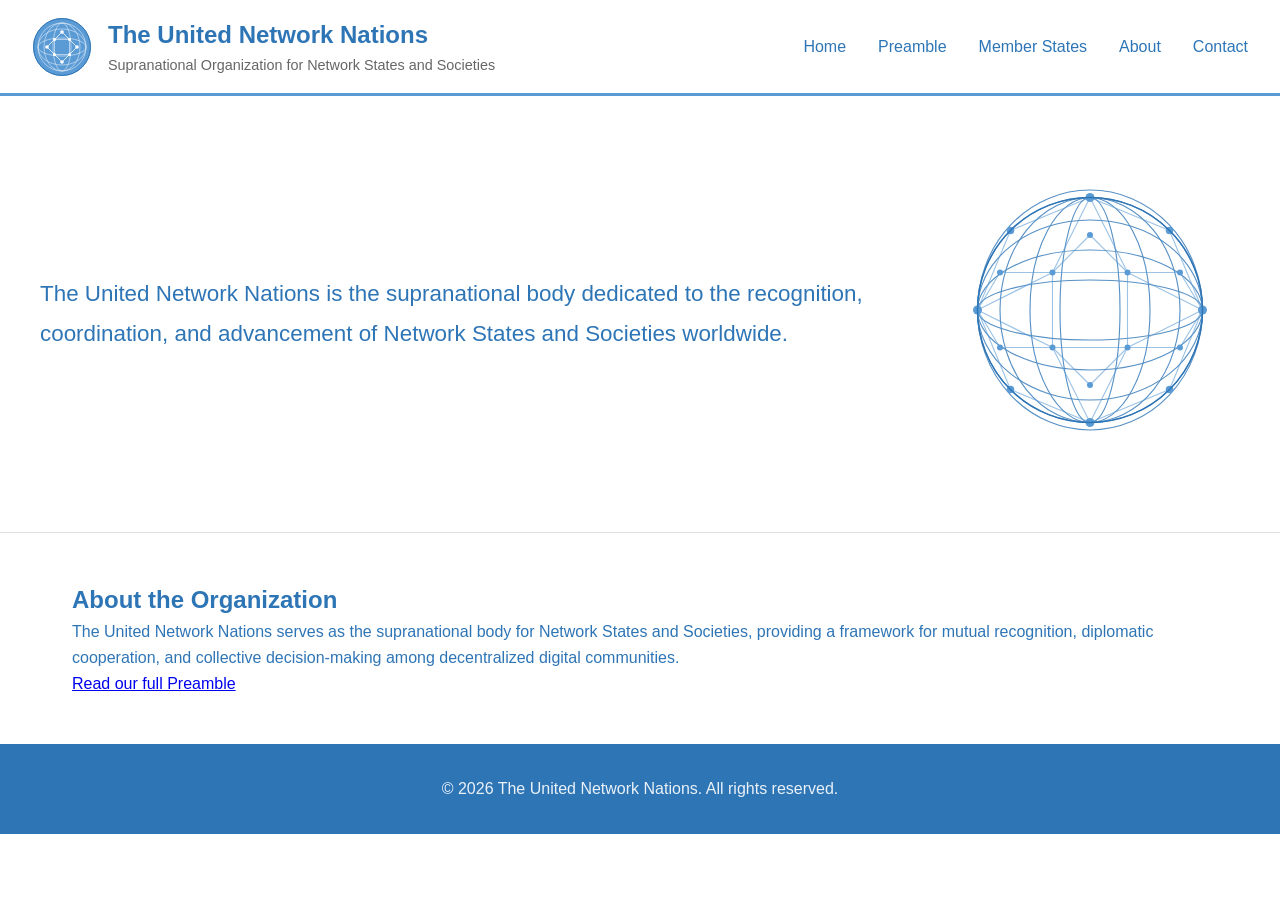
<file: index.html>
<!DOCTYPE html>
<html lang="en">
<head>
    <meta charset="UTF-8">
    <meta name="viewport" content="width=device-width, initial-scale=1.0">
    <title>The United Network Nations</title>
    <link rel="stylesheet" href="styles.css">
</head>
<body>
    <header>
        <div class="logo-container">
            <img src="logo.svg" alt="United Network Nations Logo" class="logo">
            <div class="header-title">
                <h1>The United Network Nations</h1>
                <p>Supranational Organization for Network States and Societies</p>
            </div>
        </div>
        <nav>
            <ul>
                <li><a href="index.html">Home</a></li>
                <li><a href="preamble.html">Preamble</a></li>
                <li><a href="members.html">Member States</a></li>
                <li><a href="#about">About</a></li>
                <li><a href="contact.html">Contact</a></li>
            </ul>
        </nav>
    </header>

    <section class="hero">
        <div class="hero-content">
            <div class="statement">
                <p>The United Network Nations is the supranational body dedicated to the recognition, coordination, and advancement of Network States and Societies worldwide.</p>
            </div>
            <div class="earth-image">
                <img src="wireframe-earth.svg" alt="Wireframe Earth with network connections">
            </div>
        </div>
    </section>

    <main>
        <section id="about">
            <h2>About the Organization</h2>
            <p>The United Network Nations serves as the supranational body for Network States and Societies, providing a framework for mutual recognition, diplomatic cooperation, and collective decision-making among decentralized digital communities.</p>
            <p><a href="preamble.html">Read our full Preamble</a></p>
        </section>
    </main>

    <footer>
        <p>&copy; 2026 The United Network Nations. All rights reserved.</p>
    </footer>
</body>
</html>
</file>
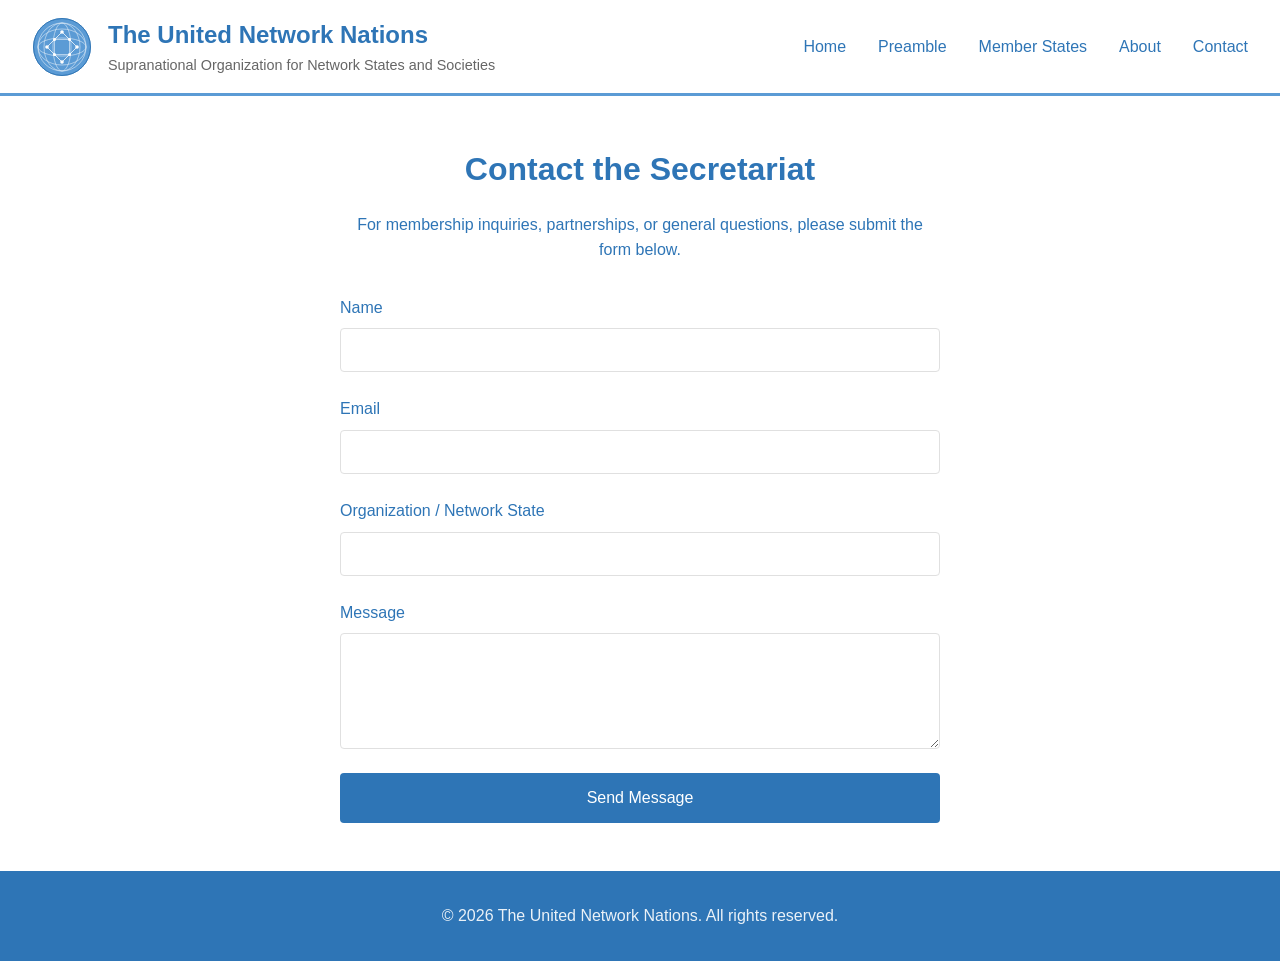
<file: contact.html>
<!DOCTYPE html>
<html lang="en">
<head>
    <meta charset="UTF-8">
    <meta name="viewport" content="width=device-width, initial-scale=1.0">
    <title>Contact - The United Network Nations</title>
    <link rel="stylesheet" href="styles.css">
</head>
<body>
    <header>
        <div class="logo-container">
            <img src="logo.svg" alt="United Network Nations Logo" class="logo">
            <div class="header-title">
                <h1>The United Network Nations</h1>
                <p>Supranational Organization for Network States and Societies</p>
            </div>
        </div>
        <nav>
            <ul>
                <li><a href="index.html">Home</a></li>
                <li><a href="preamble.html">Preamble</a></li>
                <li><a href="members.html">Member States</a></li>
                <li><a href="#about">About</a></li>
                <li><a href="contact.html">Contact</a></li>
            </ul>
        </nav>
    </header>

    <main>
        <section class="contact-section">
            <h2>Contact the Secretariat</h2>
            <p>For membership inquiries, partnerships, or general questions, please submit the form below.</p>

            <form action="https://api.web3forms.com/submit" method="POST" class="contact-form">
                <input type="hidden" name="access_key" value="150d02af-f5a9-4e2b-8532-45fac643219e">
                <input type="hidden" name="subject" value="New Submission from UNN Website">
                <input type="hidden" name="from_name" value="UNN Contact Form">
                <input type="hidden" name="redirect" value="https://timeantitimeantitime.github.io/UNN/contact?success=true">
                <input type="checkbox" name="botcheck" style="display: none;">

                <div class="form-group">
                    <label for="name">Name</label>
                    <input type="text" id="name" name="name" required>
                </div>

                <div class="form-group">
                    <label for="email">Email</label>
                    <input type="email" id="email" name="email" required>
                </div>

                <div class="form-group">
                    <label for="organization">Organization / Network State</label>
                    <input type="text" id="organization" name="organization">
                </div>

                <div class="form-group">
                    <label for="message">Message</label>
                    <textarea id="message" name="message" rows="5" required></textarea>
                </div>

                <button type="submit">Send Message</button>
            </form>

            <div id="success-message" style="display: none;">
                <p>Thank you for your message. We will respond shortly.</p>
            </div>
        </section>
    </main>

    <footer>
        <p>&copy; 2026 The United Network Nations. All rights reserved.</p>
    </footer>

    <script>
        if (window.location.search.includes('success=true')) {
            document.querySelector('.contact-form').style.display = 'none';
            document.getElementById('success-message').style.display = 'block';
        }
    </script>
</body>
</html>
</file>
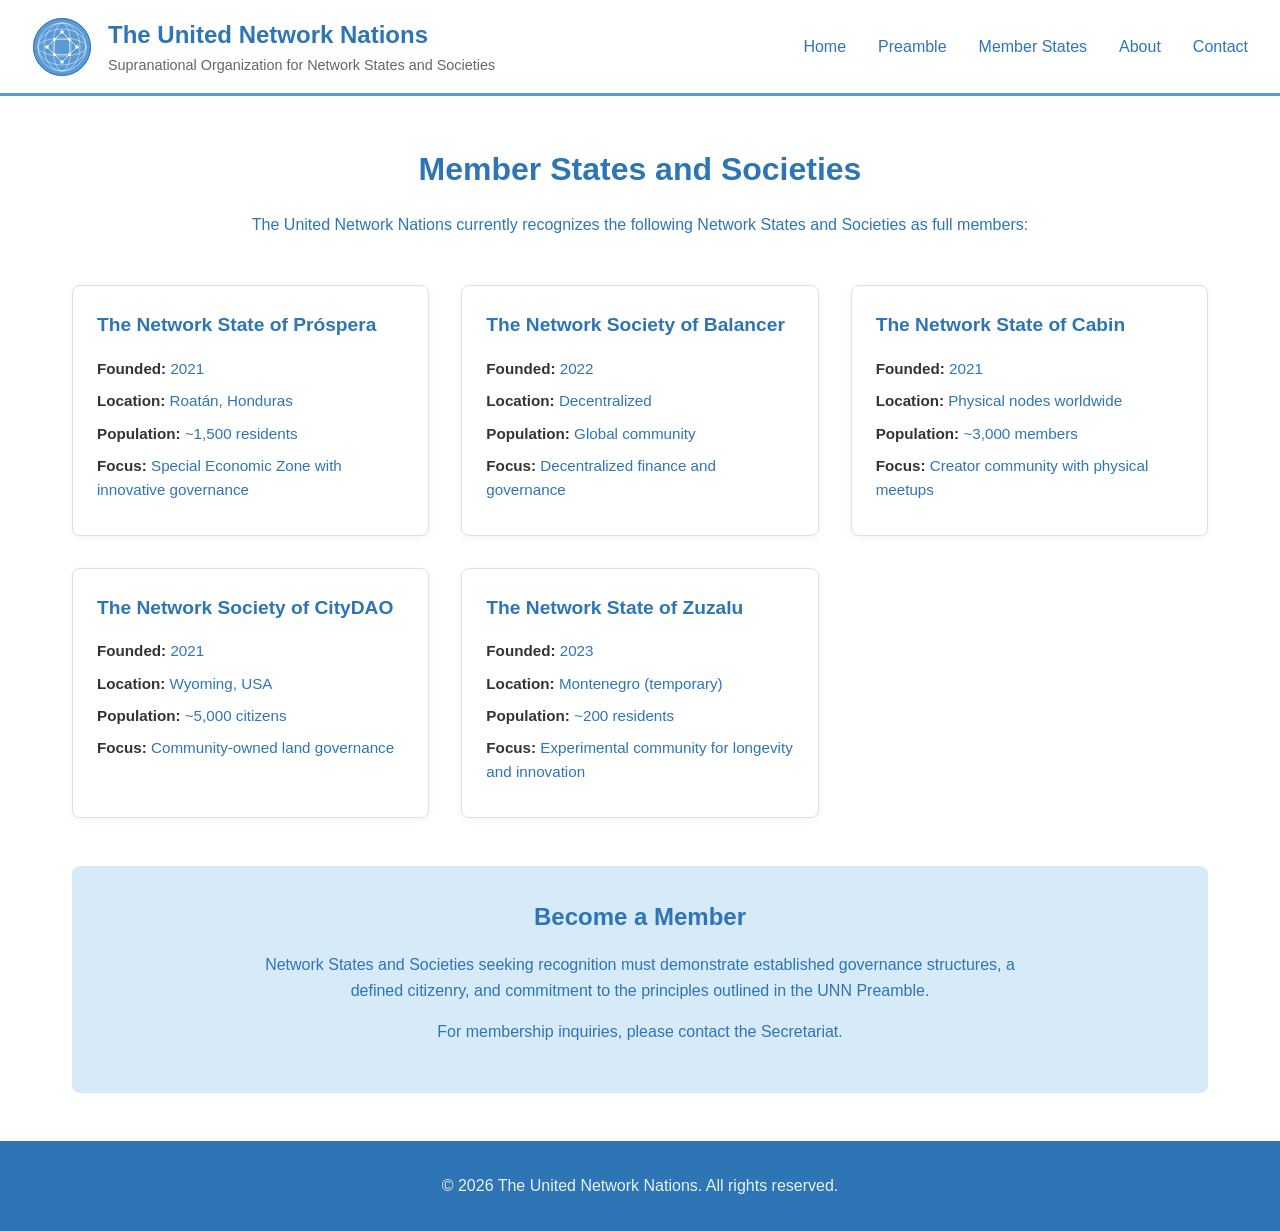
<file: members.html>
<!DOCTYPE html>
<html lang="en">
<head>
    <meta charset="UTF-8">
    <meta name="viewport" content="width=device-width, initial-scale=1.0">
    <title>Member States - The United Network Nations</title>
    <link rel="stylesheet" href="styles.css">
</head>
<body>
    <header>
        <div class="logo-container">
            <img src="logo.svg" alt="United Network Nations Logo" class="logo">
            <div class="header-title">
                <h1>The United Network Nations</h1>
                <p>Supranational Organization for Network States and Societies</p>
            </div>
        </div>
        <nav>
            <ul>
                <li><a href="index.html">Home</a></li>
                <li><a href="preamble.html">Preamble</a></li>
                <li><a href="members.html">Member States</a></li>
                <li><a href="#about">About</a></li>
                <li><a href="#contact">Contact</a></li>
            </ul>
        </nav>
    </header>

    <main>
        <section class="members-header">
            <h2>Member States and Societies</h2>
            <p>The United Network Nations currently recognizes the following Network States and Societies as full members:</p>
        </section>

        <section class="members-directory">
            <div class="member-card">
                <h3>The Network State of Próspera</h3>
                <p><strong>Founded:</strong> 2021</p>
                <p><strong>Location:</strong> Roatán, Honduras</p>
                <p><strong>Population:</strong> ~1,500 residents</p>
                <p><strong>Focus:</strong> Special Economic Zone with innovative governance</p>
            </div>

            <div class="member-card">
                <h3>The Network Society of Balancer</h3>
                <p><strong>Founded:</strong> 2022</p>
                <p><strong>Location:</strong> Decentralized</p>
                <p><strong>Population:</strong> Global community</p>
                <p><strong>Focus:</strong> Decentralized finance and governance</p>
            </div>

            <div class="member-card">
                <h3>The Network State of Cabin</h3>
                <p><strong>Founded:</strong> 2021</p>
                <p><strong>Location:</strong> Physical nodes worldwide</p>
                <p><strong>Population:</strong> ~3,000 members</p>
                <p><strong>Focus:</strong> Creator community with physical meetups</p>
            </div>

            <div class="member-card">
                <h3>The Network Society of CityDAO</h3>
                <p><strong>Founded:</strong> 2021</p>
                <p><strong>Location:</strong> Wyoming, USA</p>
                <p><strong>Population:</strong> ~5,000 citizens</p>
                <p><strong>Focus:</strong> Community-owned land governance</p>
            </div>

            <div class="member-card">
                <h3>The Network State of Zuzalu</h3>
                <p><strong>Founded:</strong> 2023</p>
                <p><strong>Location:</strong> Montenegro (temporary)</p>
                <p><strong>Population:</strong> ~200 residents</p>
                <p><strong>Focus:</strong> Experimental community for longevity and innovation</p>
            </div>
        </section>

        <section class="membership-info">
            <h3>Become a Member</h3>
            <p>Network States and Societies seeking recognition must demonstrate established governance structures, a defined citizenry, and commitment to the principles outlined in the UNN Preamble.</p>
            <p>For membership inquiries, please contact the Secretariat.</p>
        </section>
    </main>

    <footer>
        <p>&copy; 2026 The United Network Nations. All rights reserved.</p>
    </footer>
</body>
</html>
</file>
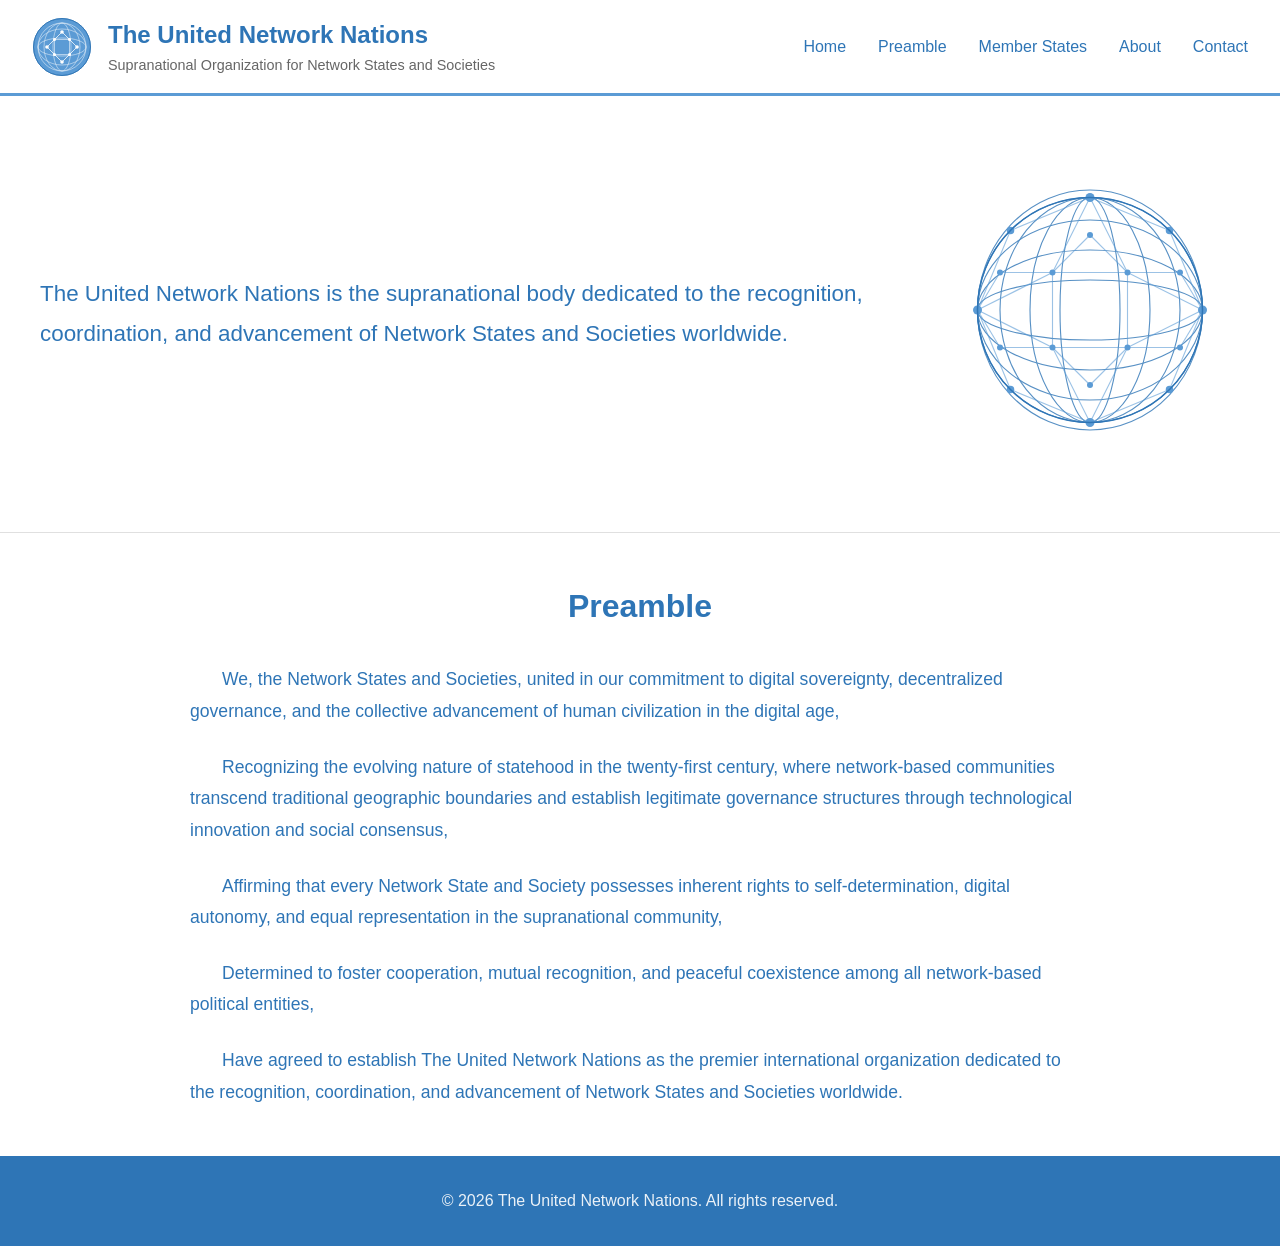
<file: preamble.html>
<!DOCTYPE html>
<html lang="en">
<head>
    <meta charset="UTF-8">
    <meta name="viewport" content="width=device-width, initial-scale=1.0">
    <title>Preamble - The United Network Nations</title>
    <link rel="stylesheet" href="styles.css">
</head>
<body>
    <header>
        <div class="logo-container">
            <img src="logo.svg" alt="United Network Nations Logo" class="logo">
            <div class="header-title">
                <h1>The United Network Nations</h1>
                <p>Supranational Organization for Network States and Societies</p>
            </div>
        </div>
        <nav>
            <ul>
                <li><a href="index.html">Home</a></li>
                <li><a href="preamble.html">Preamble</a></li>
                <li><a href="members.html">Member States</a></li>
                <li><a href="#about">About</a></li>
                <li><a href="contact.html">Contact</a></li>
            </ul>
        </nav>
    </header>

    <section class="hero">
        <div class="hero-content">
            <div class="statement">
                <p>The United Network Nations is the supranational body dedicated to the recognition, coordination, and advancement of Network States and Societies worldwide.</p>
            </div>
            <div class="earth-image">
                <img src="wireframe-earth.svg" alt="Wireframe Earth with network connections">
            </div>
        </div>
    </section>

    <main>
        <section class="preamble-section">
            <h2>Preamble</h2>
            <div class="preamble-text">
                <p>We, the Network States and Societies, united in our commitment to digital sovereignty, decentralized governance, and the collective advancement of human civilization in the digital age,</p>
                <p>Recognizing the evolving nature of statehood in the twenty-first century, where network-based communities transcend traditional geographic boundaries and establish legitimate governance structures through technological innovation and social consensus,</p>
                <p>Affirming that every Network State and Society possesses inherent rights to self-determination, digital autonomy, and equal representation in the supranational community,</p>
                <p>Determined to foster cooperation, mutual recognition, and peaceful coexistence among all network-based political entities,</p>
                <p>Have agreed to establish The United Network Nations as the premier international organization dedicated to the recognition, coordination, and advancement of Network States and Societies worldwide.</p>
            </div>
        </section>
    </main>

    <footer>
        <p>&copy; 2026 The United Network Nations. All rights reserved.</p>
    </footer>
</body>
</html>
</file>
<file: styles.css>
:root {
    --primary-blue: #5B9BD5;
    --dark-blue: #2E75B6;
    --light-blue: #D6EAF8;
    --white: #FFFFFF;
    --text-dark: #333333;
    --text-light: #666666;
    --border-color: #E0E0E0;
}

* {
    margin: 0;
    padding: 0;
    box-sizing: border-box;
}

body {
    font-family: 'Segoe UI', Tahoma, Geneva, Verdana, sans-serif;
    line-height: 1.6;
    color: var(--dark-blue);
    background-color: var(--white);
}

/* Header */
header {
    background-color: var(--white);
    border-bottom: 3px solid var(--primary-blue);
    padding: 1rem 2rem;
    display: flex;
    justify-content: space-between;
    align-items: center;
}

.logo-container {
    display: flex;
    align-items: center;
    gap: 1rem;
}

.logo {
    height: 60px;
    width: auto;
}

.header-title h1 {
    color: var(--dark-blue);
    font-size: 1.5rem;
    font-weight: 600;
}

.header-title p {
    color: var(--text-light);
    font-size: 0.9rem;
}

nav ul {
    display: flex;
    list-style: none;
    gap: 2rem;
}

nav a {
    text-decoration: none;
    color: var(--dark-blue);
    font-weight: 500;
    transition: color 0.3s;
}

nav a:hover {
    color: var(--primary-blue);
}

/* Hero Section */
.hero {
    background-color: var(--white);
    padding: 4rem 2rem;
    border-bottom: 1px solid var(--border-color);
}

.hero-content {
    max-width: 1200px;
    margin: 0 auto;
    display: flex;
    align-items: center;
    justify-content: space-between;
    gap: 4rem;
}

.statement {
    flex: 1;
    font-size: 1.4rem;
    line-height: 1.8;
    color: var(--dark-blue);
    font-weight: 500;
}

.statement p {
    margin: 0;
}

.earth-image {
    flex: 0 0 auto;
}

.earth-image img {
    width: 300px;
    height: auto;
}

/* Main Content */
main {
    max-width: 1200px;
    margin: 0 auto;
    padding: 3rem 2rem;
}

/* Footer */
footer {
    background-color: var(--dark-blue);
    color: var(--white);
    padding: 2rem;
    text-align: center;
    margin-top: auto;
}

footer p {
    opacity: 0.9;
}

/* Members Page */
.members-header {
    text-align: center;
    margin-bottom: 3rem;
}

.members-header h2 {
    color: var(--dark-blue);
    font-size: 2rem;
    margin-bottom: 1rem;
}

.members-directory {
    display: grid;
    grid-template-columns: repeat(auto-fit, minmax(300px, 1fr));
    gap: 2rem;
    margin-bottom: 3rem;
}

.member-card {
    background-color: var(--white);
    border: 1px solid var(--border-color);
    border-radius: 8px;
    padding: 1.5rem;
    box-shadow: 0 2px 8px rgba(0,0,0,0.05);
    transition: transform 0.3s, box-shadow 0.3s;
}

.member-card:hover {
    transform: translateY(-5px);
    box-shadow: 0 4px 15px rgba(0,0,0,0.1);
}

.member-card h3 {
    color: var(--dark-blue);
    margin-bottom: 1rem;
    font-size: 1.2rem;
}

.member-card p {
    margin-bottom: 0.5rem;
    font-size: 0.95rem;
}

.member-card strong {
    color: var(--text-dark);
}

.membership-info {
    background-color: var(--light-blue);
    padding: 2rem;
    border-radius: 8px;
    text-align: center;
}

.membership-info h3 {
    color: var(--dark-blue);
    margin-bottom: 1rem;
    font-size: 1.5rem;
}

.membership-info p {
    margin-bottom: 1rem;
    max-width: 800px;
    margin-left: auto;
    margin-right: auto;
}

/* Preamble Page */
.preamble-section {
    max-width: 900px;
    margin: 0 auto;
}

.preamble-section h2 {
    color: var(--dark-blue);
    font-size: 2rem;
    margin-bottom: 2rem;
    text-align: center;
}

.preamble-text {
    font-size: 1.1rem;
    line-height: 1.8;
    color: var(--dark-blue);
}

.preamble-text p {
    margin-bottom: 1.5rem;
    text-indent: 2rem;
}

.preamble-text p:last-child {
    margin-bottom: 0;
}

/* Contact Page */
.contact-section {
    max-width: 600px;
    margin: 0 auto;
}

.contact-section h2 {
    color: var(--dark-blue);
    font-size: 2rem;
    margin-bottom: 1rem;
    text-align: center;
}

.contact-section > p {
    text-align: center;
    margin-bottom: 2rem;
    color: var(--dark-blue);
}

.contact-form {
    display: flex;
    flex-direction: column;
    gap: 1.5rem;
}

.form-group {
    display: flex;
    flex-direction: column;
    gap: 0.5rem;
}

.form-group label {
    color: var(--dark-blue);
    font-weight: 500;
}

.form-group input,
.form-group textarea {
    padding: 0.75rem;
    border: 1px solid var(--border-color);
    border-radius: 4px;
    font-size: 1rem;
    font-family: inherit;
    color: var(--dark-blue);
}

.form-group input:focus,
.form-group textarea:focus {
    outline: none;
    border-color: var(--primary-blue);
}

.contact-form button {
    background-color: var(--dark-blue);
    color: var(--white);
    border: none;
    padding: 1rem;
    font-size: 1rem;
    border-radius: 4px;
    cursor: pointer;
    transition: background-color 0.3s;
}

.contact-form button:hover {
    background-color: var(--primary-blue);
}

#success-message {
    text-align: center;
    padding: 2rem;
    color: var(--dark-blue);
    font-size: 1.1rem;
}

/* Responsive */
@media (max-width: 768px) {
    header {
        flex-direction: column;
        gap: 1rem;
    }
    
    nav ul {
        gap: 1rem;
        flex-wrap: wrap;
        justify-content: center;
    }
    
    .hero-content {
        flex-direction: column;
        gap: 2rem;
        text-align: center;
    }
    
    .statement {
        font-size: 1.2rem;
    }
    
    .earth-image img {
        width: 250px;
    }
    
    .members-directory {
        grid-template-columns: 1fr;
    }
}
</file>
